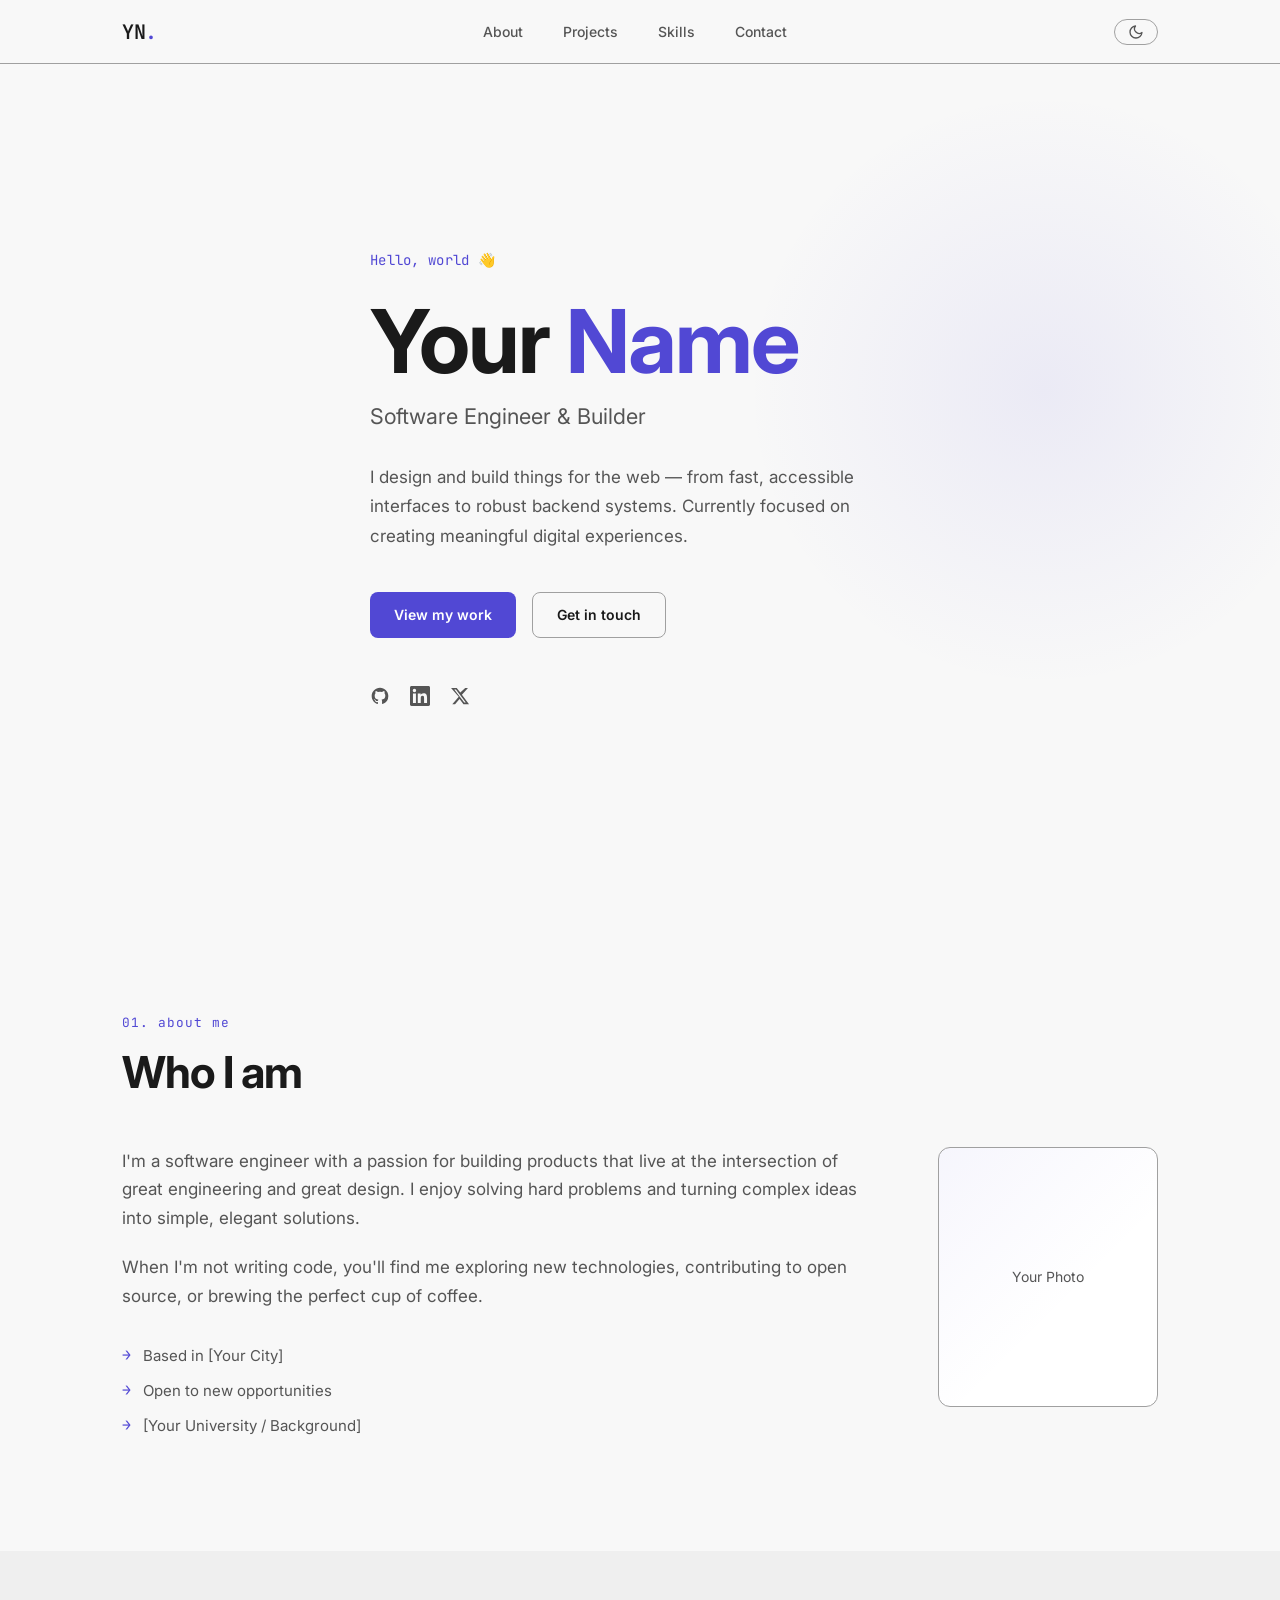
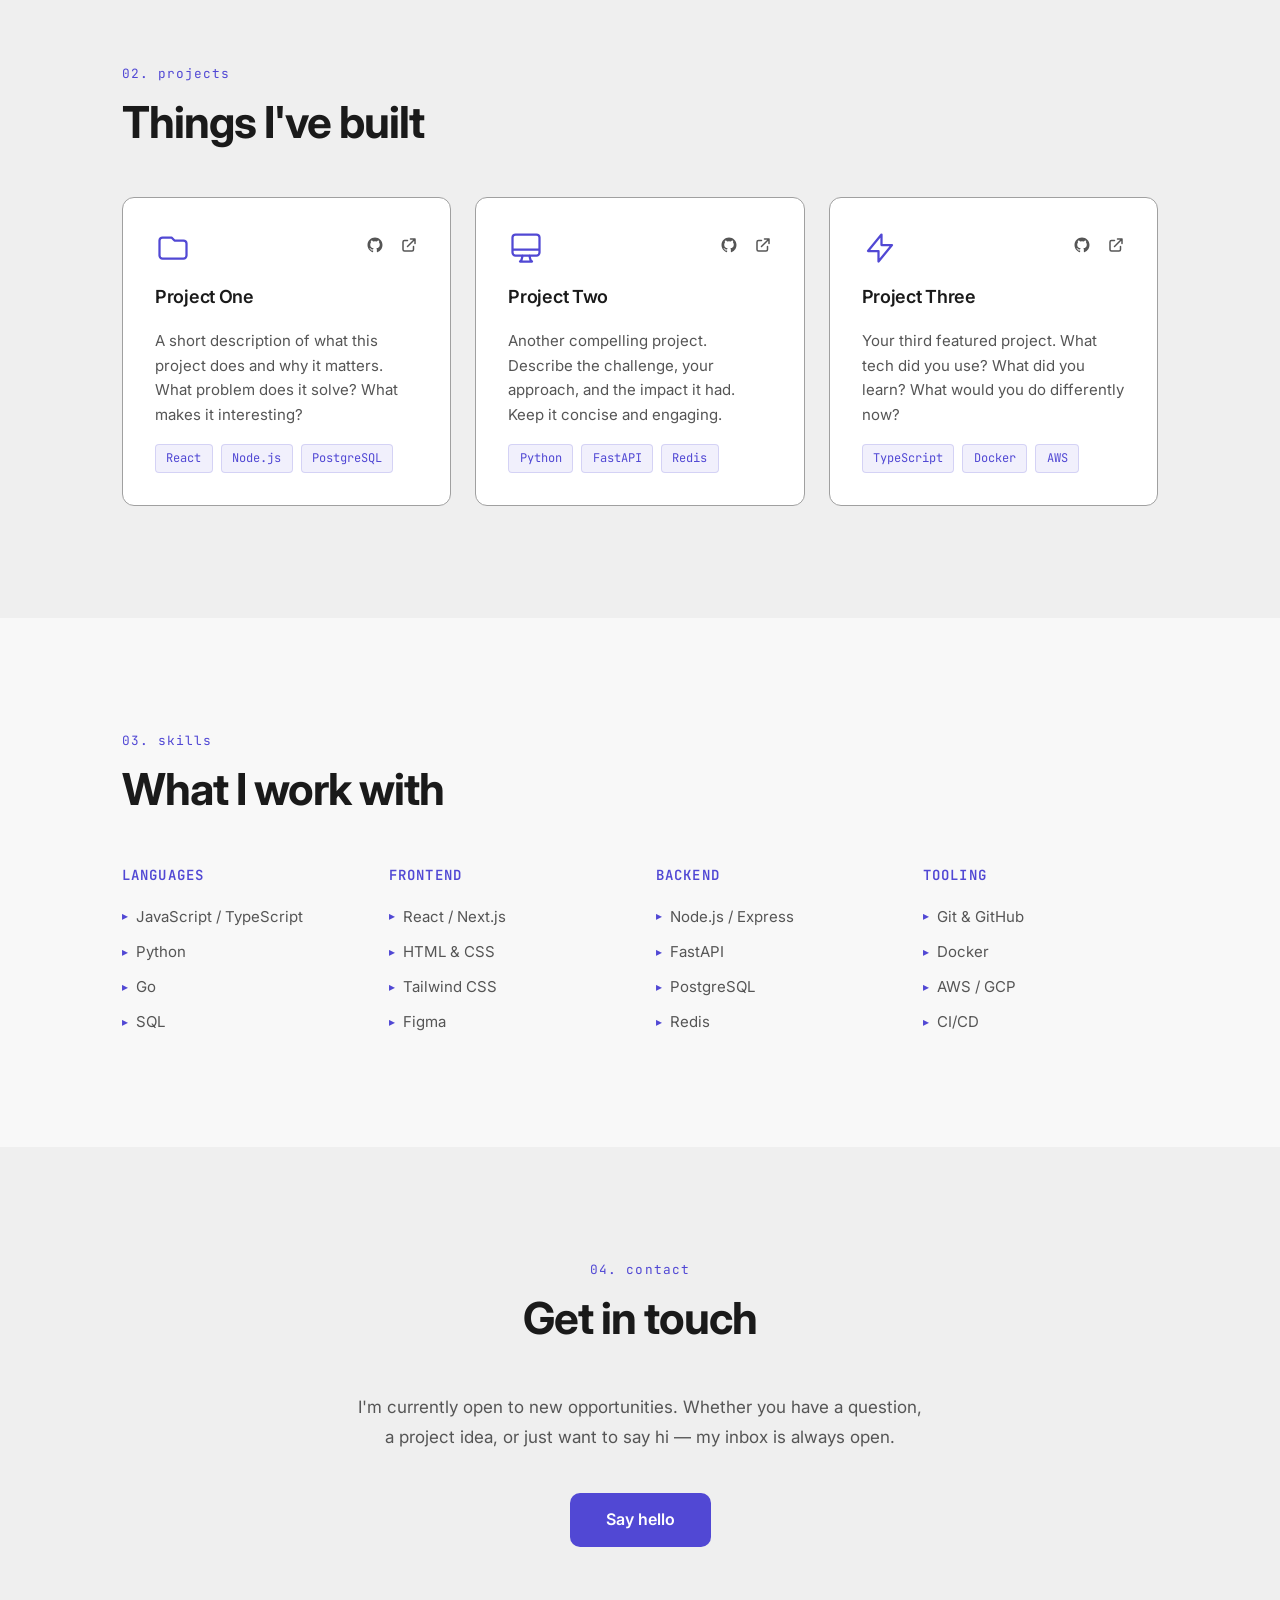
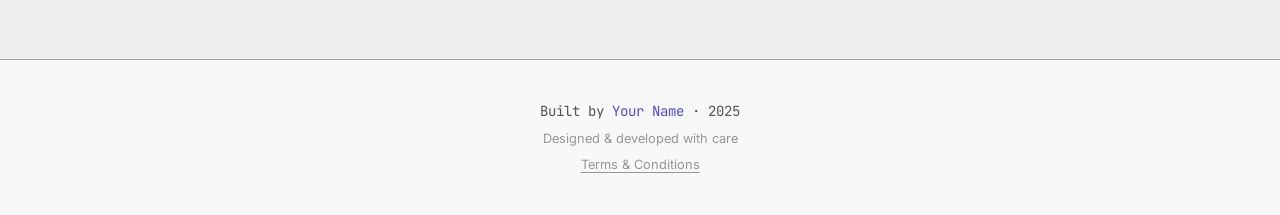
<file: index.html>
<!DOCTYPE html>
<html lang="en">
<head>
  <meta charset="UTF-8" />
  <meta name="viewport" content="width=device-width, initial-scale=1.0" />
  <title>Your Name — Portfolio</title>
  <link rel="preconnect" href="https://fonts.googleapis.com" />
  <link rel="preconnect" href="https://fonts.gstatic.com" crossorigin />
  <link href="https://fonts.googleapis.com/css2?family=Inter:wght@300;400;500;600;700&family=JetBrains+Mono:wght@400;500&display=swap" rel="stylesheet" />
  <script>
    (function() {
      var s = localStorage.getItem('theme');
      var p = s ? s : (window.matchMedia('(prefers-color-scheme: light)').matches ? 'light' : 'dark');
      if (p === 'light') document.documentElement.setAttribute('data-theme', 'light');
    })();
  </script>
  <link rel="stylesheet" href="style.css" />
</head>
<body>

  <!-- Navigation -->
  <nav class="nav">
    <div class="nav-inner">
      <a href="#" class="nav-logo">YN<span class="accent">.</span></a>
      <ul class="nav-links">
        <li><a href="#about">About</a></li>
        <li><a href="#projects">Projects</a></li>
        <li><a href="#skills">Skills</a></li>
        <li><a href="#contact">Contact</a></li>
      </ul>
      <button class="theme-toggle" id="theme-toggle" aria-label="Toggle color theme" aria-pressed="false">
        <svg class="icon-sun" viewBox="0 0 24 24" fill="none" stroke="currentColor" stroke-width="2" stroke-linecap="round" stroke-linejoin="round" aria-hidden="true">
          <circle cx="12" cy="12" r="5"/>
          <line x1="12" y1="1" x2="12" y2="3"/>
          <line x1="12" y1="21" x2="12" y2="23"/>
          <line x1="4.22" y1="4.22" x2="5.64" y2="5.64"/>
          <line x1="18.36" y1="18.36" x2="19.78" y2="19.78"/>
          <line x1="1" y1="12" x2="3" y2="12"/>
          <line x1="21" y1="12" x2="23" y2="12"/>
          <line x1="4.22" y1="19.78" x2="5.64" y2="18.36"/>
          <line x1="18.36" y1="5.64" x2="19.78" y2="4.22"/>
        </svg>
        <svg class="icon-moon" viewBox="0 0 24 24" fill="none" stroke="currentColor" stroke-width="2" stroke-linecap="round" stroke-linejoin="round" aria-hidden="true">
          <path d="M21 12.79A9 9 0 1 1 11.21 3 7 7 0 0 0 21 12.79z"/>
        </svg>
      </button>
      <button class="nav-toggle" aria-label="Toggle menu">
        <span></span><span></span><span></span>
      </button>
    </div>
  </nav>

  <!-- Hero -->
  <section class="hero" id="home">
    <div class="hero-inner">
      <p class="hero-tag mono">Hello, world 👋</p>
      <h1 class="hero-name">Your <span class="accent">Name</span></h1>
      <p class="hero-title">Software Engineer &amp; Builder</p>
      <p class="hero-desc">
        I design and build things for the web — from fast, accessible interfaces
        to robust backend systems. Currently focused on creating meaningful
        digital experiences.
      </p>
      <div class="hero-cta">
        <a href="#projects" class="btn btn-primary">View my work</a>
        <a href="#contact" class="btn btn-ghost">Get in touch</a>
      </div>
      <div class="hero-socials">
        <a href="#" aria-label="GitHub" class="social-link">
          <svg viewBox="0 0 24 24" fill="currentColor" width="20" height="20"><path d="M12 2C6.477 2 2 6.484 2 12.017c0 4.425 2.865 8.18 6.839 9.504.5.092.682-.217.682-.483 0-.237-.008-.868-.013-1.703-2.782.605-3.369-1.343-3.369-1.343-.454-1.158-1.11-1.466-1.11-1.466-.908-.62.069-.608.069-.608 1.003.07 1.531 1.032 1.531 1.032.892 1.53 2.341 1.088 2.91.832.092-.647.35-1.088.636-1.338-2.22-.253-4.555-1.113-4.555-4.951 0-1.093.39-1.988 1.029-2.688-.103-.253-.446-1.272.098-2.65 0 0 .84-.27 2.75 1.026A9.564 9.564 0 0 1 12 6.844a9.59 9.59 0 0 1 2.504.337c1.909-1.296 2.747-1.027 2.747-1.027.546 1.379.202 2.398.1 2.651.64.7 1.028 1.595 1.028 2.688 0 3.848-2.339 4.695-4.566 4.943.359.309.678.92.678 1.855 0 1.338-.012 2.419-.012 2.747 0 .268.18.58.688.482A10.02 10.02 0 0 0 22 12.017C22 6.484 17.522 2 12 2z"/></svg>
        </a>
        <a href="#" aria-label="LinkedIn" class="social-link">
          <svg viewBox="0 0 24 24" fill="currentColor" width="20" height="20"><path d="M20.447 20.452h-3.554v-5.569c0-1.328-.027-3.037-1.852-3.037-1.853 0-2.136 1.445-2.136 2.939v5.667H9.351V9h3.414v1.561h.046c.477-.9 1.637-1.85 3.37-1.85 3.601 0 4.267 2.37 4.267 5.455v6.286zM5.337 7.433a2.062 2.062 0 0 1-2.063-2.065 2.064 2.064 0 1 1 2.063 2.065zm1.782 13.019H3.555V9h3.564v11.452zM22.225 0H1.771C.792 0 0 .774 0 1.729v20.542C0 23.227.792 24 1.771 24h20.451C23.2 24 24 23.227 24 22.271V1.729C24 .774 23.2 0 22.222 0h.003z"/></svg>
        </a>
        <a href="#" aria-label="Twitter / X" class="social-link">
          <svg viewBox="0 0 24 24" fill="currentColor" width="20" height="20"><path d="M18.244 2.25h3.308l-7.227 8.26 8.502 11.24H16.17l-4.714-6.231-5.401 6.231H2.744l7.73-8.835L1.254 2.25H8.08l4.259 5.63 5.905-5.63zm-1.161 17.52h1.833L7.084 4.126H5.117z"/></svg>
        </a>
      </div>
    </div>
    <div class="hero-blob" aria-hidden="true"></div>
  </section>

  <!-- About -->
  <section class="section" id="about">
    <div class="container">
      <p class="section-tag mono">01. about me</p>
      <h2 class="section-title">Who I am</h2>
      <div class="about-grid">
        <div class="about-text">
          <p>
            I'm a software engineer with a passion for building products that
            live at the intersection of great engineering and great design.
            I enjoy solving hard problems and turning complex ideas into simple,
            elegant solutions.
          </p>
          <p>
            When I'm not writing code, you'll find me exploring new technologies,
            contributing to open source, or brewing the perfect cup of coffee.
          </p>
          <ul class="about-facts">
            <li><span class="accent mono">→</span> Based in [Your City]</li>
            <li><span class="accent mono">→</span> Open to new opportunities</li>
            <li><span class="accent mono">→</span> [Your University / Background]</li>
          </ul>
        </div>
        <div class="about-image-wrap">
          <div class="about-image-placeholder">
            <span>Your Photo</span>
          </div>
        </div>
      </div>
    </div>
  </section>

  <!-- Projects -->
  <section class="section section-alt" id="projects">
    <div class="container">
      <p class="section-tag mono">02. projects</p>
      <h2 class="section-title">Things I've built</h2>
      <div class="projects-grid">

        <article class="project-card">
          <div class="project-card-header">
            <svg class="project-icon" viewBox="0 0 24 24" fill="none" stroke="currentColor" stroke-width="1.5"><path stroke-linecap="round" stroke-linejoin="round" d="M3 7v10a2 2 0 002 2h14a2 2 0 002-2V9a2 2 0 00-2-2h-6l-2-2H5a2 2 0 00-2 2z"/></svg>
            <div class="project-links">
              <a href="#" aria-label="Source code" class="icon-link">
                <svg viewBox="0 0 24 24" fill="currentColor" width="18" height="18"><path d="M12 2C6.477 2 2 6.484 2 12.017c0 4.425 2.865 8.18 6.839 9.504.5.092.682-.217.682-.483 0-.237-.008-.868-.013-1.703-2.782.605-3.369-1.343-3.369-1.343-.454-1.158-1.11-1.466-1.11-1.466-.908-.62.069-.608.069-.608 1.003.07 1.531 1.032 1.531 1.032.892 1.53 2.341 1.088 2.91.832.092-.647.35-1.088.636-1.338-2.22-.253-4.555-1.113-4.555-4.951 0-1.093.39-1.988 1.029-2.688-.103-.253-.446-1.272.098-2.65 0 0 .84-.27 2.75 1.026A9.564 9.564 0 0 1 12 6.844a9.59 9.59 0 0 1 2.504.337c1.909-1.296 2.747-1.027 2.747-1.027.546 1.379.202 2.398.1 2.651.64.7 1.028 1.595 1.028 2.688 0 3.848-2.339 4.695-4.566 4.943.359.309.678.92.678 1.855 0 1.338-.012 2.419-.012 2.747 0 .268.18.58.688.482A10.02 10.02 0 0 0 22 12.017C22 6.484 17.522 2 12 2z"/></svg>
              </a>
              <a href="#" aria-label="Live demo" class="icon-link">
                <svg viewBox="0 0 24 24" fill="none" stroke="currentColor" stroke-width="2" width="18" height="18"><path stroke-linecap="round" stroke-linejoin="round" d="M10 6H6a2 2 0 00-2 2v10a2 2 0 002 2h10a2 2 0 002-2v-4M14 4h6m0 0v6m0-6L10 14"/></svg>
              </a>
            </div>
          </div>
          <h3 class="project-title">Project One</h3>
          <p class="project-desc">
            A short description of what this project does and why it matters.
            What problem does it solve? What makes it interesting?
          </p>
          <ul class="project-tags">
            <li>React</li><li>Node.js</li><li>PostgreSQL</li>
          </ul>
        </article>

        <article class="project-card">
          <div class="project-card-header">
            <svg class="project-icon" viewBox="0 0 24 24" fill="none" stroke="currentColor" stroke-width="1.5"><path stroke-linecap="round" stroke-linejoin="round" d="M9.75 17L9 20l-1 1h8l-1-1-.75-3M3 13h18M5 17h14a2 2 0 002-2V5a2 2 0 00-2-2H5a2 2 0 00-2 2v10a2 2 0 002 2z"/></svg>
            <div class="project-links">
              <a href="#" aria-label="Source code" class="icon-link">
                <svg viewBox="0 0 24 24" fill="currentColor" width="18" height="18"><path d="M12 2C6.477 2 2 6.484 2 12.017c0 4.425 2.865 8.18 6.839 9.504.5.092.682-.217.682-.483 0-.237-.008-.868-.013-1.703-2.782.605-3.369-1.343-3.369-1.343-.454-1.158-1.11-1.466-1.11-1.466-.908-.62.069-.608.069-.608 1.003.07 1.531 1.032 1.531 1.032.892 1.53 2.341 1.088 2.91.832.092-.647.35-1.088.636-1.338-2.22-.253-4.555-1.113-4.555-4.951 0-1.093.39-1.988 1.029-2.688-.103-.253-.446-1.272.098-2.65 0 0 .84-.27 2.75 1.026A9.564 9.564 0 0 1 12 6.844a9.59 9.59 0 0 1 2.504.337c1.909-1.296 2.747-1.027 2.747-1.027.546 1.379.202 2.398.1 2.651.64.7 1.028 1.595 1.028 2.688 0 3.848-2.339 4.695-4.566 4.943.359.309.678.92.678 1.855 0 1.338-.012 2.419-.012 2.747 0 .268.18.58.688.482A10.02 10.02 0 0 0 22 12.017C22 6.484 17.522 2 12 2z"/></svg>
              </a>
              <a href="#" aria-label="Live demo" class="icon-link">
                <svg viewBox="0 0 24 24" fill="none" stroke="currentColor" stroke-width="2" width="18" height="18"><path stroke-linecap="round" stroke-linejoin="round" d="M10 6H6a2 2 0 00-2 2v10a2 2 0 002 2h10a2 2 0 002-2v-4M14 4h6m0 0v6m0-6L10 14"/></svg>
              </a>
            </div>
          </div>
          <h3 class="project-title">Project Two</h3>
          <p class="project-desc">
            Another compelling project. Describe the challenge, your approach,
            and the impact it had. Keep it concise and engaging.
          </p>
          <ul class="project-tags">
            <li>Python</li><li>FastAPI</li><li>Redis</li>
          </ul>
        </article>

        <article class="project-card">
          <div class="project-card-header">
            <svg class="project-icon" viewBox="0 0 24 24" fill="none" stroke="currentColor" stroke-width="1.5"><path stroke-linecap="round" stroke-linejoin="round" d="M13 10V3L4 14h7v7l9-11h-7z"/></svg>
            <div class="project-links">
              <a href="#" aria-label="Source code" class="icon-link">
                <svg viewBox="0 0 24 24" fill="currentColor" width="18" height="18"><path d="M12 2C6.477 2 2 6.484 2 12.017c0 4.425 2.865 8.18 6.839 9.504.5.092.682-.217.682-.483 0-.237-.008-.868-.013-1.703-2.782.605-3.369-1.343-3.369-1.343-.454-1.158-1.11-1.466-1.11-1.466-.908-.62.069-.608.069-.608 1.003.07 1.531 1.032 1.531 1.032.892 1.53 2.341 1.088 2.91.832.092-.647.35-1.088.636-1.338-2.22-.253-4.555-1.113-4.555-4.951 0-1.093.39-1.988 1.029-2.688-.103-.253-.446-1.272.098-2.65 0 0 .84-.27 2.75 1.026A9.564 9.564 0 0 1 12 6.844a9.59 9.59 0 0 1 2.504.337c1.909-1.296 2.747-1.027 2.747-1.027.546 1.379.202 2.398.1 2.651.64.7 1.028 1.595 1.028 2.688 0 3.848-2.339 4.695-4.566 4.943.359.309.678.92.678 1.855 0 1.338-.012 2.419-.012 2.747 0 .268.18.58.688.482A10.02 10.02 0 0 0 22 12.017C22 6.484 17.522 2 12 2z"/></svg>
              </a>
              <a href="#" aria-label="Live demo" class="icon-link">
                <svg viewBox="0 0 24 24" fill="none" stroke="currentColor" stroke-width="2" width="18" height="18"><path stroke-linecap="round" stroke-linejoin="round" d="M10 6H6a2 2 0 00-2 2v10a2 2 0 002 2h10a2 2 0 002-2v-4M14 4h6m0 0v6m0-6L10 14"/></svg>
              </a>
            </div>
          </div>
          <h3 class="project-title">Project Three</h3>
          <p class="project-desc">
            Your third featured project. What tech did you use? What did you
            learn? What would you do differently now?
          </p>
          <ul class="project-tags">
            <li>TypeScript</li><li>Docker</li><li>AWS</li>
          </ul>
        </article>

      </div>
    </div>
  </section>

  <!-- Skills -->
  <section class="section" id="skills">
    <div class="container">
      <p class="section-tag mono">03. skills</p>
      <h2 class="section-title">What I work with</h2>
      <div class="skills-grid">
        <div class="skill-group">
          <h3 class="skill-group-title">Languages</h3>
          <ul class="skill-list">
            <li>JavaScript / TypeScript</li>
            <li>Python</li>
            <li>Go</li>
            <li>SQL</li>
          </ul>
        </div>
        <div class="skill-group">
          <h3 class="skill-group-title">Frontend</h3>
          <ul class="skill-list">
            <li>React / Next.js</li>
            <li>HTML &amp; CSS</li>
            <li>Tailwind CSS</li>
            <li>Figma</li>
          </ul>
        </div>
        <div class="skill-group">
          <h3 class="skill-group-title">Backend</h3>
          <ul class="skill-list">
            <li>Node.js / Express</li>
            <li>FastAPI</li>
            <li>PostgreSQL</li>
            <li>Redis</li>
          </ul>
        </div>
        <div class="skill-group">
          <h3 class="skill-group-title">Tooling</h3>
          <ul class="skill-list">
            <li>Git &amp; GitHub</li>
            <li>Docker</li>
            <li>AWS / GCP</li>
            <li>CI/CD</li>
          </ul>
        </div>
      </div>
    </div>
  </section>

  <!-- Contact -->
  <section class="section section-alt" id="contact">
    <div class="container container-narrow">
      <p class="section-tag mono">04. contact</p>
      <h2 class="section-title">Get in touch</h2>
      <p class="contact-intro">
        I'm currently open to new opportunities. Whether you have a question,
        a project idea, or just want to say hi — my inbox is always open.
      </p>
      <a href="mailto:your@email.com" class="btn btn-primary btn-large">Say hello</a>
    </div>
  </section>

  <!-- Footer -->
  <footer class="footer">
    <p class="mono">Built by <span class="accent">Your Name</span> · 2025</p>
    <p class="footer-sub">Designed &amp; developed with care</p>
    <p class="footer-sub"><a href="terms.html" style="color:var(--text-muted);text-decoration:underline;text-underline-offset:3px;">Terms &amp; Conditions</a></p>
  </footer>

  <script src="script.js"></script>
</body>
</html>
</file>
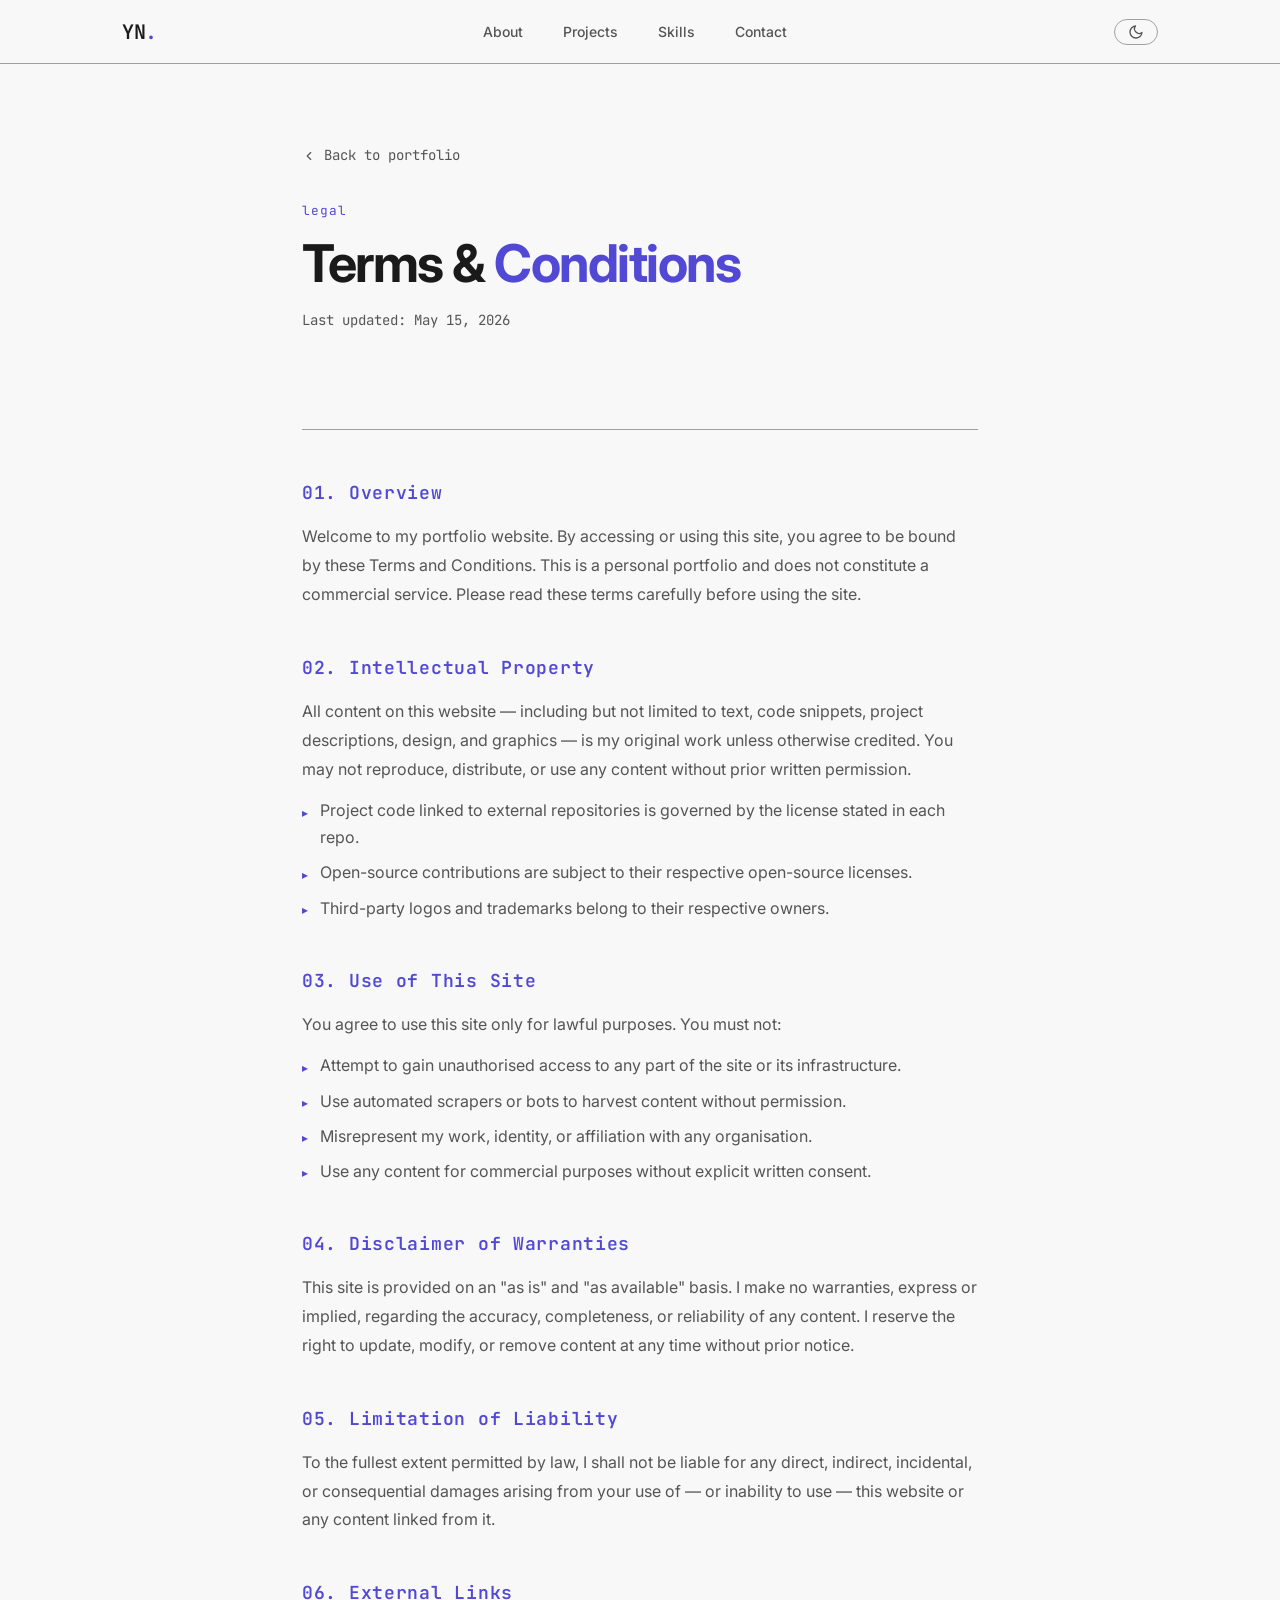
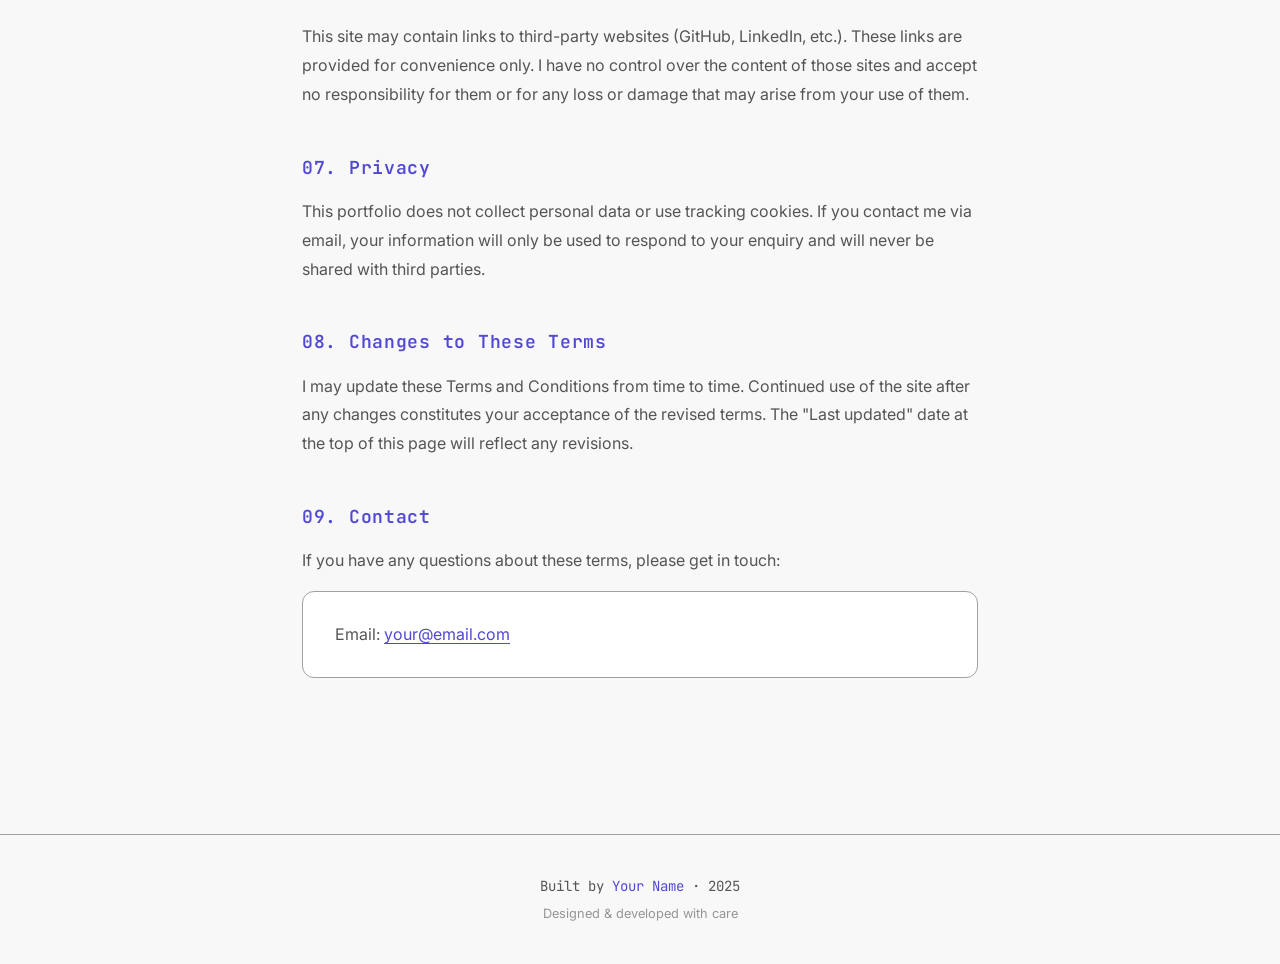
<file: terms.html>
<!DOCTYPE html>
<html lang="en">
<head>
  <meta charset="UTF-8" />
  <meta name="viewport" content="width=device-width, initial-scale=1.0" />
  <title>Terms &amp; Conditions — Your Name</title>
  <link rel="preconnect" href="https://fonts.googleapis.com" />
  <link rel="preconnect" href="https://fonts.gstatic.com" crossorigin />
  <link href="https://fonts.googleapis.com/css2?family=Inter:wght@300;400;500;600;700&family=JetBrains+Mono:wght@400;500&display=swap" rel="stylesheet" />
  <script>
    (function() {
      var s = localStorage.getItem('theme');
      var p = s ? s : (window.matchMedia('(prefers-color-scheme: light)').matches ? 'light' : 'dark');
      if (p === 'light') document.documentElement.setAttribute('data-theme', 'light');
    })();
  </script>
  <link rel="stylesheet" href="style.css" />
  <style>
    .terms-hero {
      padding-top: calc(var(--nav-h) + 5rem);
      padding-bottom: 3rem;
    }

    .terms-body {
      padding-bottom: 7rem;
    }

    .terms-container {
      max-width: 740px;
      margin: 0 auto;
      padding: 0 2rem;
    }

    .terms-hero-tag {
      font-family: var(--font-mono);
      font-size: 0.8rem;
      color: var(--accent);
      letter-spacing: 0.08em;
      text-transform: lowercase;
      margin-bottom: 0.75rem;
    }

    .terms-title {
      font-size: clamp(2rem, 5vw, 3.25rem);
      font-weight: 700;
      letter-spacing: -1.5px;
      line-height: 1.15;
      margin-bottom: 1rem;
    }

    .terms-meta {
      color: var(--text-muted);
      font-size: 0.875rem;
      font-family: var(--font-mono);
    }

    .terms-divider {
      border: none;
      border-top: 1px solid var(--border);
      margin: 3rem 0;
    }

    .terms-section {
      margin-bottom: 2.75rem;
    }

    .terms-section h2 {
      font-size: 1.125rem;
      font-weight: 600;
      color: var(--accent);
      font-family: var(--font-mono);
      letter-spacing: 0.04em;
      margin-bottom: 0.85rem;
    }

    .terms-section p {
      color: var(--text-muted);
      font-size: 1rem;
      line-height: 1.8;
      margin-bottom: 0.85rem;
    }

    .terms-section ul {
      list-style: none;
      display: flex;
      flex-direction: column;
      gap: 0.5rem;
      margin-top: 0.5rem;
    }

    .terms-section ul li {
      color: var(--text-muted);
      font-size: 1rem;
      line-height: 1.7;
      display: flex;
      align-items: flex-start;
      gap: 0.75rem;
    }

    .terms-section ul li::before {
      content: '▸';
      color: var(--accent);
      font-size: 0.75rem;
      margin-top: 0.35rem;
      flex-shrink: 0;
    }

    .terms-contact-box {
      background: var(--bg-card);
      border: 1px solid var(--border);
      border-radius: var(--radius);
      padding: 1.75rem 2rem;
      margin-top: 1rem;
    }

    .terms-contact-box p {
      margin-bottom: 0 !important;
    }

    .terms-contact-box a {
      color: var(--accent);
      text-decoration: underline;
      text-underline-offset: 3px;
    }

    .terms-contact-box a:hover {
      color: var(--accent-hover);
    }

    .back-link {
      display: inline-flex;
      align-items: center;
      gap: 0.5rem;
      color: var(--text-muted);
      font-size: 0.875rem;
      font-family: var(--font-mono);
      transition: color var(--transition);
      margin-bottom: 2rem;
    }

    .back-link:hover { color: var(--accent); }

    .back-link svg { width: 14px; height: 14px; }
  </style>
</head>
<body>

  <!-- Navigation -->
  <nav class="nav">
    <div class="nav-inner">
      <a href="index.html" class="nav-logo">YN<span class="accent">.</span></a>
      <ul class="nav-links">
        <li><a href="index.html#about">About</a></li>
        <li><a href="index.html#projects">Projects</a></li>
        <li><a href="index.html#skills">Skills</a></li>
        <li><a href="index.html#contact">Contact</a></li>
      </ul>
      <button class="theme-toggle" id="theme-toggle" aria-label="Toggle color theme" aria-pressed="false">
        <svg class="icon-sun" viewBox="0 0 24 24" fill="none" stroke="currentColor" stroke-width="2" stroke-linecap="round" stroke-linejoin="round" aria-hidden="true">
          <circle cx="12" cy="12" r="5"/>
          <line x1="12" y1="1" x2="12" y2="3"/>
          <line x1="12" y1="21" x2="12" y2="23"/>
          <line x1="4.22" y1="4.22" x2="5.64" y2="5.64"/>
          <line x1="18.36" y1="18.36" x2="19.78" y2="19.78"/>
          <line x1="1" y1="12" x2="3" y2="12"/>
          <line x1="21" y1="12" x2="23" y2="12"/>
          <line x1="4.22" y1="19.78" x2="5.64" y2="18.36"/>
          <line x1="18.36" y1="5.64" x2="19.78" y2="4.22"/>
        </svg>
        <svg class="icon-moon" viewBox="0 0 24 24" fill="none" stroke="currentColor" stroke-width="2" stroke-linecap="round" stroke-linejoin="round" aria-hidden="true">
          <path d="M21 12.79A9 9 0 1 1 11.21 3 7 7 0 0 0 21 12.79z"/>
        </svg>
      </button>
      <button class="nav-toggle" aria-label="Toggle menu">
        <span></span><span></span><span></span>
      </button>
    </div>
  </nav>

  <!-- Hero -->
  <div class="terms-hero">
    <div class="terms-container">
      <a href="index.html" class="back-link">
        <svg viewBox="0 0 24 24" fill="none" stroke="currentColor" stroke-width="2" stroke-linecap="round" stroke-linejoin="round"><polyline points="15 18 9 12 15 6"/></svg>
        Back to portfolio
      </a>
      <p class="terms-hero-tag">legal</p>
      <h1 class="terms-title">Terms &amp; <span class="accent">Conditions</span></h1>
      <p class="terms-meta">Last updated: May 15, 2026</p>
    </div>
  </div>

  <!-- Content -->
  <div class="terms-body">
    <div class="terms-container">
      <hr class="terms-divider" />

      <div class="terms-section">
        <h2>01. Overview</h2>
        <p>
          Welcome to my portfolio website. By accessing or using this site, you agree to be
          bound by these Terms and Conditions. This is a personal portfolio and does not
          constitute a commercial service. Please read these terms carefully before using the site.
        </p>
      </div>

      <div class="terms-section">
        <h2>02. Intellectual Property</h2>
        <p>
          All content on this website — including but not limited to text, code snippets,
          project descriptions, design, and graphics — is my original work unless otherwise
          credited. You may not reproduce, distribute, or use any content without prior
          written permission.
        </p>
        <ul>
          <li>Project code linked to external repositories is governed by the license stated in each repo.</li>
          <li>Open-source contributions are subject to their respective open-source licenses.</li>
          <li>Third-party logos and trademarks belong to their respective owners.</li>
        </ul>
      </div>

      <div class="terms-section">
        <h2>03. Use of This Site</h2>
        <p>You agree to use this site only for lawful purposes. You must not:</p>
        <ul>
          <li>Attempt to gain unauthorised access to any part of the site or its infrastructure.</li>
          <li>Use automated scrapers or bots to harvest content without permission.</li>
          <li>Misrepresent my work, identity, or affiliation with any organisation.</li>
          <li>Use any content for commercial purposes without explicit written consent.</li>
        </ul>
      </div>

      <div class="terms-section">
        <h2>04. Disclaimer of Warranties</h2>
        <p>
          This site is provided on an "as is" and "as available" basis. I make no warranties,
          express or implied, regarding the accuracy, completeness, or reliability of any
          content. I reserve the right to update, modify, or remove content at any time
          without prior notice.
        </p>
      </div>

      <div class="terms-section">
        <h2>05. Limitation of Liability</h2>
        <p>
          To the fullest extent permitted by law, I shall not be liable for any direct,
          indirect, incidental, or consequential damages arising from your use of — or
          inability to use — this website or any content linked from it.
        </p>
      </div>

      <div class="terms-section">
        <h2>06. External Links</h2>
        <p>
          This site may contain links to third-party websites (GitHub, LinkedIn, etc.).
          These links are provided for convenience only. I have no control over the content
          of those sites and accept no responsibility for them or for any loss or damage
          that may arise from your use of them.
        </p>
      </div>

      <div class="terms-section">
        <h2>07. Privacy</h2>
        <p>
          This portfolio does not collect personal data or use tracking cookies. If you
          contact me via email, your information will only be used to respond to your
          enquiry and will never be shared with third parties.
        </p>
      </div>

      <div class="terms-section">
        <h2>08. Changes to These Terms</h2>
        <p>
          I may update these Terms and Conditions from time to time. Continued use of the
          site after any changes constitutes your acceptance of the revised terms. The
          "Last updated" date at the top of this page will reflect any revisions.
        </p>
      </div>

      <div class="terms-section">
        <h2>09. Contact</h2>
        <p>If you have any questions about these terms, please get in touch:</p>
        <div class="terms-contact-box">
          <p>
            Email: <a href="mailto:your@email.com">your@email.com</a>
          </p>
        </div>
      </div>

    </div>
  </div>

  <!-- Footer -->
  <footer class="footer">
    <p class="mono">Built by <span class="accent">Your Name</span> · 2025</p>
    <p class="footer-sub">Designed &amp; developed with care</p>
  </footer>

  <script src="script.js"></script>
</body>
</html>
</file>
<file: style.css>
/* === Reset & Base === */
*, *::before, *::after { box-sizing: border-box; margin: 0; padding: 0; }

:root {
  --bg: #0a0a0a;
  --bg-alt: #111111;
  --bg-card: #161616;
  --border: #222222;
  --text: #e8e8e8;
  --text-muted: #888888;
  --accent: #6c63ff;
  --accent-hover: #7c72ff;
  --font-sans: 'Inter', system-ui, sans-serif;
  --font-mono: 'JetBrains Mono', 'Fira Code', monospace;
  --nav-h: 64px;
  --radius: 12px;
  --transition: 0.2s ease;
  --nav-bg-blur:        rgba(10, 10, 10, 0.85);
  --blob-fill:          rgba(108, 99, 255, 0.12);
  --card-shadow:        rgba(108, 99, 255, 0.15);
  --card-shadow-strong: rgba(108, 99, 255, 0.30);
  --tag-bg:             rgba(108, 99, 255, 0.10);
  --tag-border:         rgba(108, 99, 255, 0.20);
  --img-overlay:        rgba(108, 99, 255, 0.08);
}

[data-theme="light"] {
  --bg:               #f8f8f8;
  --bg-alt:           #efefef;
  --bg-card:          #ffffff;
  --border:           #a0a0a0;
  --text:             #1a1a1a;
  --text-muted:       #555555;
  --accent:           #5148d4;
  --accent-hover:     #4139b8;
  --nav-bg-blur:        rgba(248, 248, 248, 0.90);
  --blob-fill:          rgba(81, 72, 212, 0.08);
  --card-shadow:        rgba(81, 72, 212, 0.12);
  --card-shadow-strong: rgba(81, 72, 212, 0.20);
  --tag-bg:             rgba(81, 72, 212, 0.08);
  --tag-border:         rgba(81, 72, 212, 0.18);
  --img-overlay:        rgba(81, 72, 212, 0.05);
}

html { scroll-behavior: smooth; }

body {
  background: var(--bg);
  color: var(--text);
  font-family: var(--font-sans);
  font-size: 16px;
  line-height: 1.7;
  -webkit-font-smoothing: antialiased;
}

a { color: inherit; text-decoration: none; }
ul { list-style: none; }

/* === Utilities === */
.mono { font-family: var(--font-mono); }
.accent { color: var(--accent); }

.container {
  max-width: 1100px;
  margin: 0 auto;
  padding: 0 2rem;
}

.container-narrow {
  max-width: 640px;
  margin: 0 auto;
  padding: 0 2rem;
  text-align: center;
}

/* === Navigation === */
.nav {
  position: fixed;
  top: 0; left: 0; right: 0;
  height: var(--nav-h);
  z-index: 100;
  background: var(--nav-bg-blur);
  backdrop-filter: blur(12px);
  border-bottom: 1px solid var(--border);
}

.nav-inner {
  max-width: 1100px;
  margin: 0 auto;
  padding: 0 2rem;
  height: 100%;
  display: flex;
  align-items: center;
  justify-content: space-between;
}

.nav-logo {
  font-family: var(--font-mono);
  font-size: 1.25rem;
  font-weight: 600;
  letter-spacing: -0.5px;
}

.nav-links {
  display: flex;
  gap: 2.5rem;
}

.nav-links a {
  font-size: 0.875rem;
  color: var(--text-muted);
  transition: color var(--transition);
  font-weight: 500;
}

.nav-links a:hover { color: var(--text); }

.nav-toggle {
  display: none;
  flex-direction: column;
  gap: 5px;
  background: none;
  border: none;
  cursor: pointer;
  padding: 4px;
}

.nav-toggle span {
  display: block;
  width: 22px;
  height: 2px;
  background: var(--text);
  border-radius: 2px;
  transition: var(--transition);
}

/* === Theme Toggle === */
.theme-toggle {
  background: none;
  border: 1px solid var(--border);
  border-radius: 20px;
  cursor: pointer;
  width: 44px;
  height: 26px;
  padding: 0;
  flex-shrink: 0;
  display: flex;
  align-items: center;
  justify-content: center;
  color: var(--text-muted);
  transition: border-color var(--transition), color var(--transition);
}

.theme-toggle:hover { border-color: var(--accent); color: var(--accent); }

.theme-toggle svg { width: 16px; height: 16px; pointer-events: none; }

.theme-toggle .icon-sun  { display: block; }
.theme-toggle .icon-moon { display: none;  }

[data-theme="light"] .theme-toggle .icon-sun  { display: none;  }
[data-theme="light"] .theme-toggle .icon-moon { display: block; }

/* === Buttons === */
.btn {
  display: inline-flex;
  align-items: center;
  gap: 8px;
  padding: 0.65rem 1.5rem;
  border-radius: 8px;
  font-size: 0.875rem;
  font-weight: 600;
  transition: all var(--transition);
  cursor: pointer;
  border: none;
}

.btn-primary {
  background: var(--accent);
  color: #fff;
}

.btn-primary:hover {
  background: var(--accent-hover);
  transform: translateY(-1px);
  box-shadow: 0 8px 24px var(--card-shadow-strong);
}

.btn-ghost {
  background: transparent;
  color: var(--text);
  border: 1px solid var(--border);
}

.btn-ghost:hover {
  border-color: var(--accent);
  color: var(--accent);
}

.btn-large {
  padding: 0.85rem 2.25rem;
  font-size: 1rem;
  border-radius: 10px;
}

/* === Hero === */
.hero {
  min-height: 100vh;
  display: flex;
  align-items: center;
  padding-top: var(--nav-h);
  position: relative;
  overflow: hidden;
}

.hero-inner {
  max-width: 1100px;
  margin: 0 auto;
  padding: 6rem 2rem;
  position: relative;
  z-index: 1;
}

.hero-tag {
  font-size: 0.875rem;
  color: var(--accent);
  margin-bottom: 1.25rem;
  letter-spacing: 0.02em;
}

.hero-name {
  font-size: clamp(2.75rem, 7vw, 5.5rem);
  font-weight: 700;
  line-height: 1.1;
  letter-spacing: -2px;
  margin-bottom: 0.5rem;
}

.hero-title {
  font-size: clamp(1rem, 2.5vw, 1.35rem);
  color: var(--text-muted);
  font-weight: 400;
  margin-bottom: 1.75rem;
}

.hero-desc {
  max-width: 540px;
  color: var(--text-muted);
  font-size: 1.0625rem;
  line-height: 1.75;
  margin-bottom: 2.5rem;
}

.hero-cta {
  display: flex;
  gap: 1rem;
  flex-wrap: wrap;
  margin-bottom: 3rem;
}

.hero-socials {
  display: flex;
  gap: 1.25rem;
}

.social-link {
  color: var(--text-muted);
  transition: color var(--transition), transform var(--transition);
}

.social-link:hover {
  color: var(--accent);
  transform: translateY(-2px);
}

.hero-blob {
  position: absolute;
  top: 10%;
  right: -5%;
  width: 600px;
  height: 600px;
  background: radial-gradient(circle at center, var(--blob-fill) 0%, transparent 70%);
  border-radius: 50%;
  pointer-events: none;
  animation: pulse 6s ease-in-out infinite;
}

@keyframes pulse {
  0%, 100% { transform: scale(1); opacity: 1; }
  50% { transform: scale(1.05); opacity: 0.7; }
}

/* === Sections === */
.section {
  padding: 7rem 0;
}

.section-alt {
  background: var(--bg-alt);
}

.section-tag {
  font-size: 0.8rem;
  color: var(--accent);
  letter-spacing: 0.08em;
  text-transform: lowercase;
  margin-bottom: 0.75rem;
}

.section-title {
  font-size: clamp(1.75rem, 4vw, 2.75rem);
  font-weight: 700;
  letter-spacing: -1px;
  margin-bottom: 3rem;
  line-height: 1.2;
}

/* === About === */
.about-grid {
  display: grid;
  grid-template-columns: 1fr auto;
  gap: 4rem;
  align-items: start;
}

.about-text p {
  color: var(--text-muted);
  margin-bottom: 1.25rem;
  font-size: 1.0625rem;
}

.about-facts {
  margin-top: 2rem;
  display: flex;
  flex-direction: column;
  gap: 0.6rem;
}

.about-facts li {
  font-size: 0.9375rem;
  color: var(--text-muted);
  display: flex;
  align-items: center;
  gap: 0.75rem;
}

.about-image-wrap {
  flex-shrink: 0;
}

.about-image-placeholder {
  width: 220px;
  height: 260px;
  background: var(--bg-card);
  border: 1px solid var(--border);
  border-radius: var(--radius);
  display: flex;
  align-items: center;
  justify-content: center;
  color: var(--text-muted);
  font-size: 0.875rem;
  position: relative;
  overflow: hidden;
}

.about-image-placeholder::before {
  content: '';
  position: absolute;
  inset: 0;
  background: linear-gradient(135deg, var(--img-overlay) 0%, transparent 60%);
}

/* === Projects === */
.projects-grid {
  display: grid;
  grid-template-columns: repeat(auto-fill, minmax(300px, 1fr));
  gap: 1.5rem;
}

.project-card {
  background: var(--bg-card);
  border: 1px solid var(--border);
  border-radius: var(--radius);
  padding: 2rem;
  display: flex;
  flex-direction: column;
  gap: 1rem;
  transition: border-color var(--transition), transform var(--transition), box-shadow var(--transition);
}

.project-card:hover {
  border-color: var(--accent);
  transform: translateY(-4px);
  box-shadow: 0 12px 32px var(--card-shadow);
}

.project-card-header {
  display: flex;
  align-items: center;
  justify-content: space-between;
}

.project-icon {
  width: 36px;
  height: 36px;
  color: var(--accent);
  stroke-width: 1.5;
}

.project-links {
  display: flex;
  gap: 1rem;
}

.icon-link {
  color: var(--text-muted);
  transition: color var(--transition);
}

.icon-link:hover { color: var(--accent); }

.project-title {
  font-size: 1.125rem;
  font-weight: 600;
  letter-spacing: -0.3px;
}

.project-desc {
  color: var(--text-muted);
  font-size: 0.9375rem;
  line-height: 1.65;
  flex: 1;
}

.project-tags {
  display: flex;
  flex-wrap: wrap;
  gap: 0.5rem;
  margin-top: auto;
}

.project-tags li {
  font-family: var(--font-mono);
  font-size: 0.75rem;
  color: var(--accent);
  background: var(--tag-bg);
  border: 1px solid var(--tag-border);
  padding: 0.2rem 0.65rem;
  border-radius: 4px;
}

/* === Skills === */
.skills-grid {
  display: grid;
  grid-template-columns: repeat(auto-fill, minmax(200px, 1fr));
  gap: 2rem;
}

.skill-group-title {
  font-size: 0.875rem;
  font-weight: 600;
  color: var(--accent);
  text-transform: uppercase;
  letter-spacing: 0.08em;
  margin-bottom: 1rem;
  font-family: var(--font-mono);
}

.skill-list {
  display: flex;
  flex-direction: column;
  gap: 0.6rem;
}

.skill-list li {
  color: var(--text-muted);
  font-size: 0.9375rem;
  display: flex;
  align-items: center;
  gap: 0.5rem;
}

.skill-list li::before {
  content: '▸';
  color: var(--accent);
  font-size: 0.75rem;
}

/* === Contact === */
.contact-intro {
  color: var(--text-muted);
  font-size: 1.0625rem;
  margin-bottom: 2.5rem;
  line-height: 1.75;
}

/* === Footer === */
.footer {
  padding: 2.5rem;
  text-align: center;
  border-top: 1px solid var(--border);
}

.footer p {
  color: var(--text-muted);
  font-size: 0.875rem;
}

.footer-sub {
  font-size: 0.8rem !important;
  margin-top: 0.25rem;
  opacity: 0.6;
}

/* === Responsive === */
@media (max-width: 768px) {
  .nav-links { display: none; }
  .nav-toggle { display: flex; }
  .theme-toggle { margin-right: 0.5rem; }

  .about-grid {
    grid-template-columns: 1fr;
  }

  .about-image-wrap {
    order: -1;
  }

  .about-image-placeholder {
    width: 160px;
    height: 200px;
  }

  .hero-inner {
    padding: 4rem 1.5rem 5rem;
  }

  .section {
    padding: 5rem 0;
  }
}

@media (max-width: 480px) {
  .projects-grid {
    grid-template-columns: 1fr;
  }

  .skills-grid {
    grid-template-columns: 1fr 1fr;
  }
}

/* === Scroll animations === */
.fade-in {
  opacity: 0;
  transform: translateY(20px);
  transition: opacity 0.6s ease, transform 0.6s ease;
}

.fade-in.visible {
  opacity: 1;
  transform: none;
}
</file>
